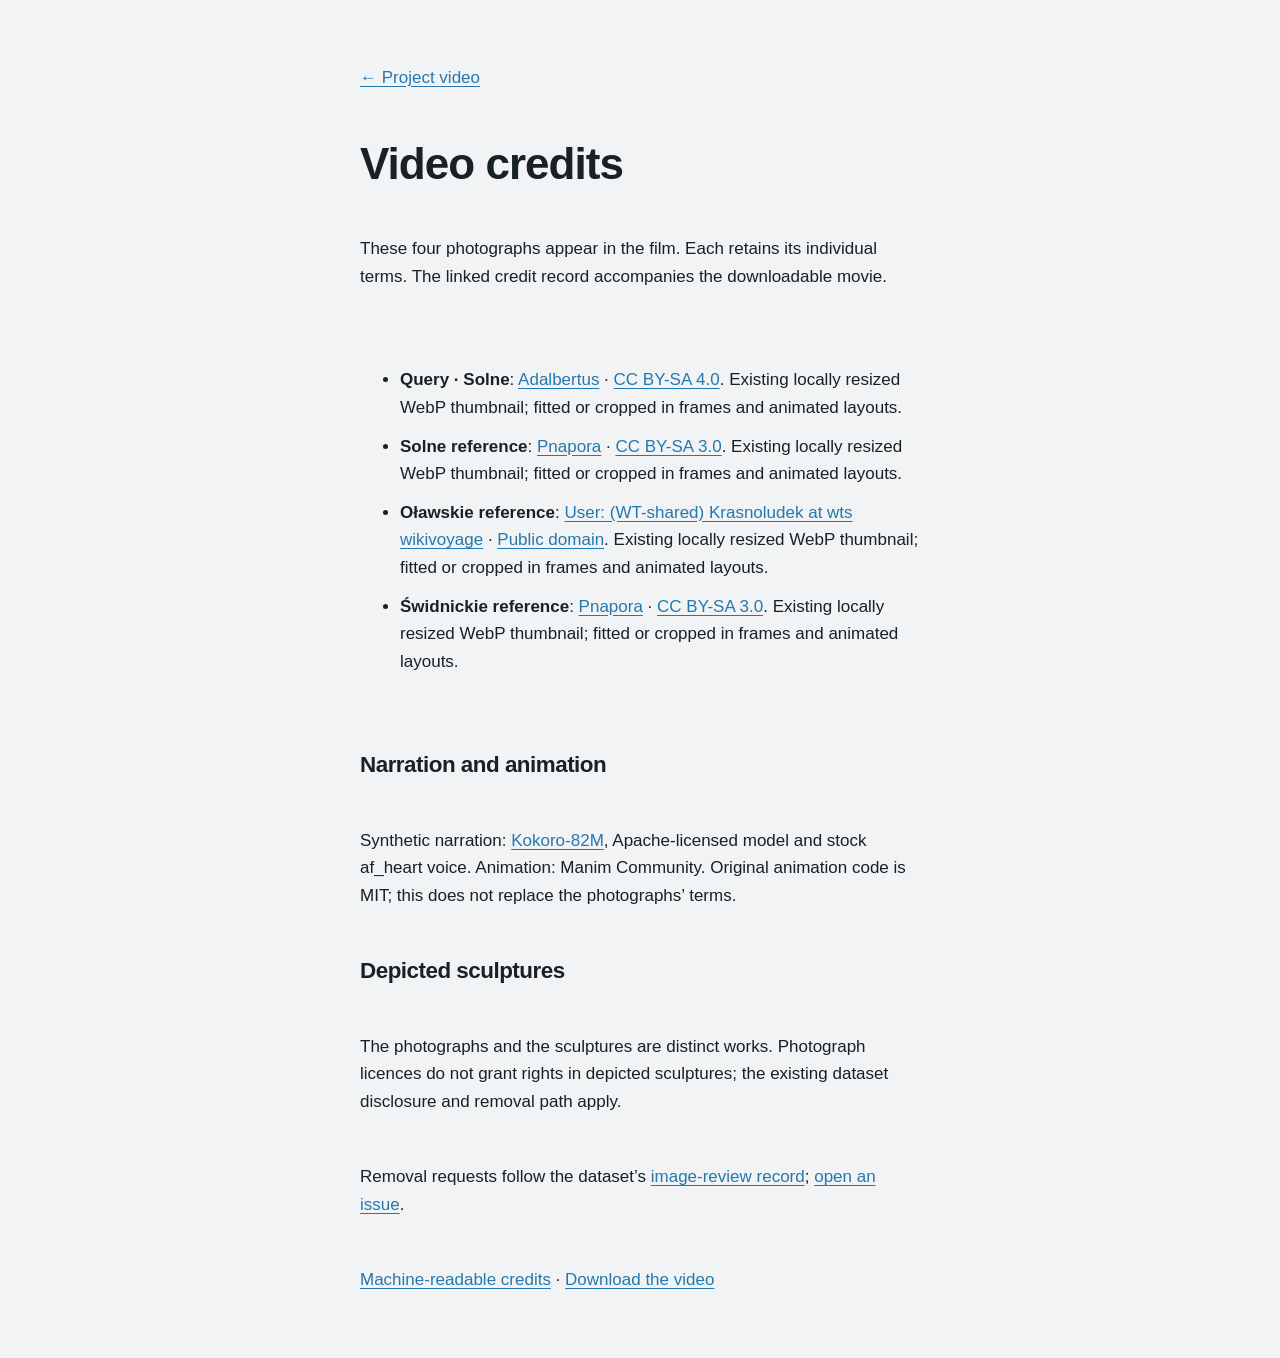
<file: docs/media/explainer-credits.html>
<!doctype html><html lang="en"><head><meta charset="utf-8"><meta name="viewport" content="width=device-width,initial-scale=1"><title>Doppeldwarf-306 · Video credits</title><link rel="icon" href="../brand/doppeldwarf-mark-light.svg"><link rel="stylesheet" href="../style.css"><style>h2 small{font-size:.7em;color:var(--ink-2)}section{gap:.5rem}li{margin:.7rem 0;overflow-wrap:anywhere}</style></head><body><main class="page"><a href="../index.html#explainer">← Project video</a><h1>Video credits</h1><p>These four photographs appear in the film. Each retains its individual terms. The linked credit record accompanies the downloadable movie.</p><ul><li><strong>Query · Solne</strong>: <a href="https://commons.wikimedia.org/wiki/File:Wroclaw_krasnal_Slupnik_Solny.JPG">Adalbertus</a> · <a href="https://creativecommons.org/licenses/by-sa/4.0">CC BY-SA 4.0</a>. Existing locally resized WebP thumbnail; fitted or cropped in frames and animated layouts.</li><li><strong>Solne reference</strong>: <a href="https://commons.wikimedia.org/wiki/File:Slupniki_Solne_(Salt_Columnists)_Wroclaw_(1)_dwarf_02.JPG">Pnapora</a> · <a href="https://creativecommons.org/licenses/by-sa/3.0">CC BY-SA 3.0</a>. Existing locally resized WebP thumbnail; fitted or cropped in frames and animated layouts.</li><li><strong>Oławskie reference</strong>: <a href="https://commons.wikimedia.org/wiki/File:Krasnal_slupnik_olawska_01.jpg">User: (WT-shared) Krasnoludek at wts wikivoyage</a> · <a href="https://creativecommons.org/publicdomain/mark/1.0/">Public domain</a>. Existing locally resized WebP thumbnail; fitted or cropped in frames and animated layouts.</li><li><strong>Świdnickie reference</strong>: <a href="https://commons.wikimedia.org/wiki/File:Slupniki_Swidnickie_(Swidnicka_Columnists)_Wroclaw_(1)_dwarf_02.JPG">Pnapora</a> · <a href="https://creativecommons.org/licenses/by-sa/3.0">CC BY-SA 3.0</a>. Existing locally resized WebP thumbnail; fitted or cropped in frames and animated layouts.</li></ul><h2>Narration and animation</h2><p>Synthetic narration: <a href="https://huggingface.co/hexgrad/Kokoro-82M">Kokoro-82M</a>, Apache-licensed model and stock af_heart voice. Animation: Manim Community. Original animation code is MIT; this does not replace the photographs&#8217; terms.</p><h2>Depicted sculptures</h2><p>The photographs and the sculptures are distinct works. Photograph licences do not grant rights in depicted sculptures; the existing dataset disclosure and removal path apply.</p><p>Removal requests follow the dataset&#8217;s <a href="https://github.com/turhancan97/doppeldwarf-306/blob/main/data/image-review.json">image-review record</a>; <a href="https://github.com/turhancan97/doppeldwarf-306/issues">open an issue</a>.</p><p><a href="explainer-credits.json">Machine-readable credits</a> · <a href="explainer.mp4" download>Download the video</a></p></main></body></html>
</file>
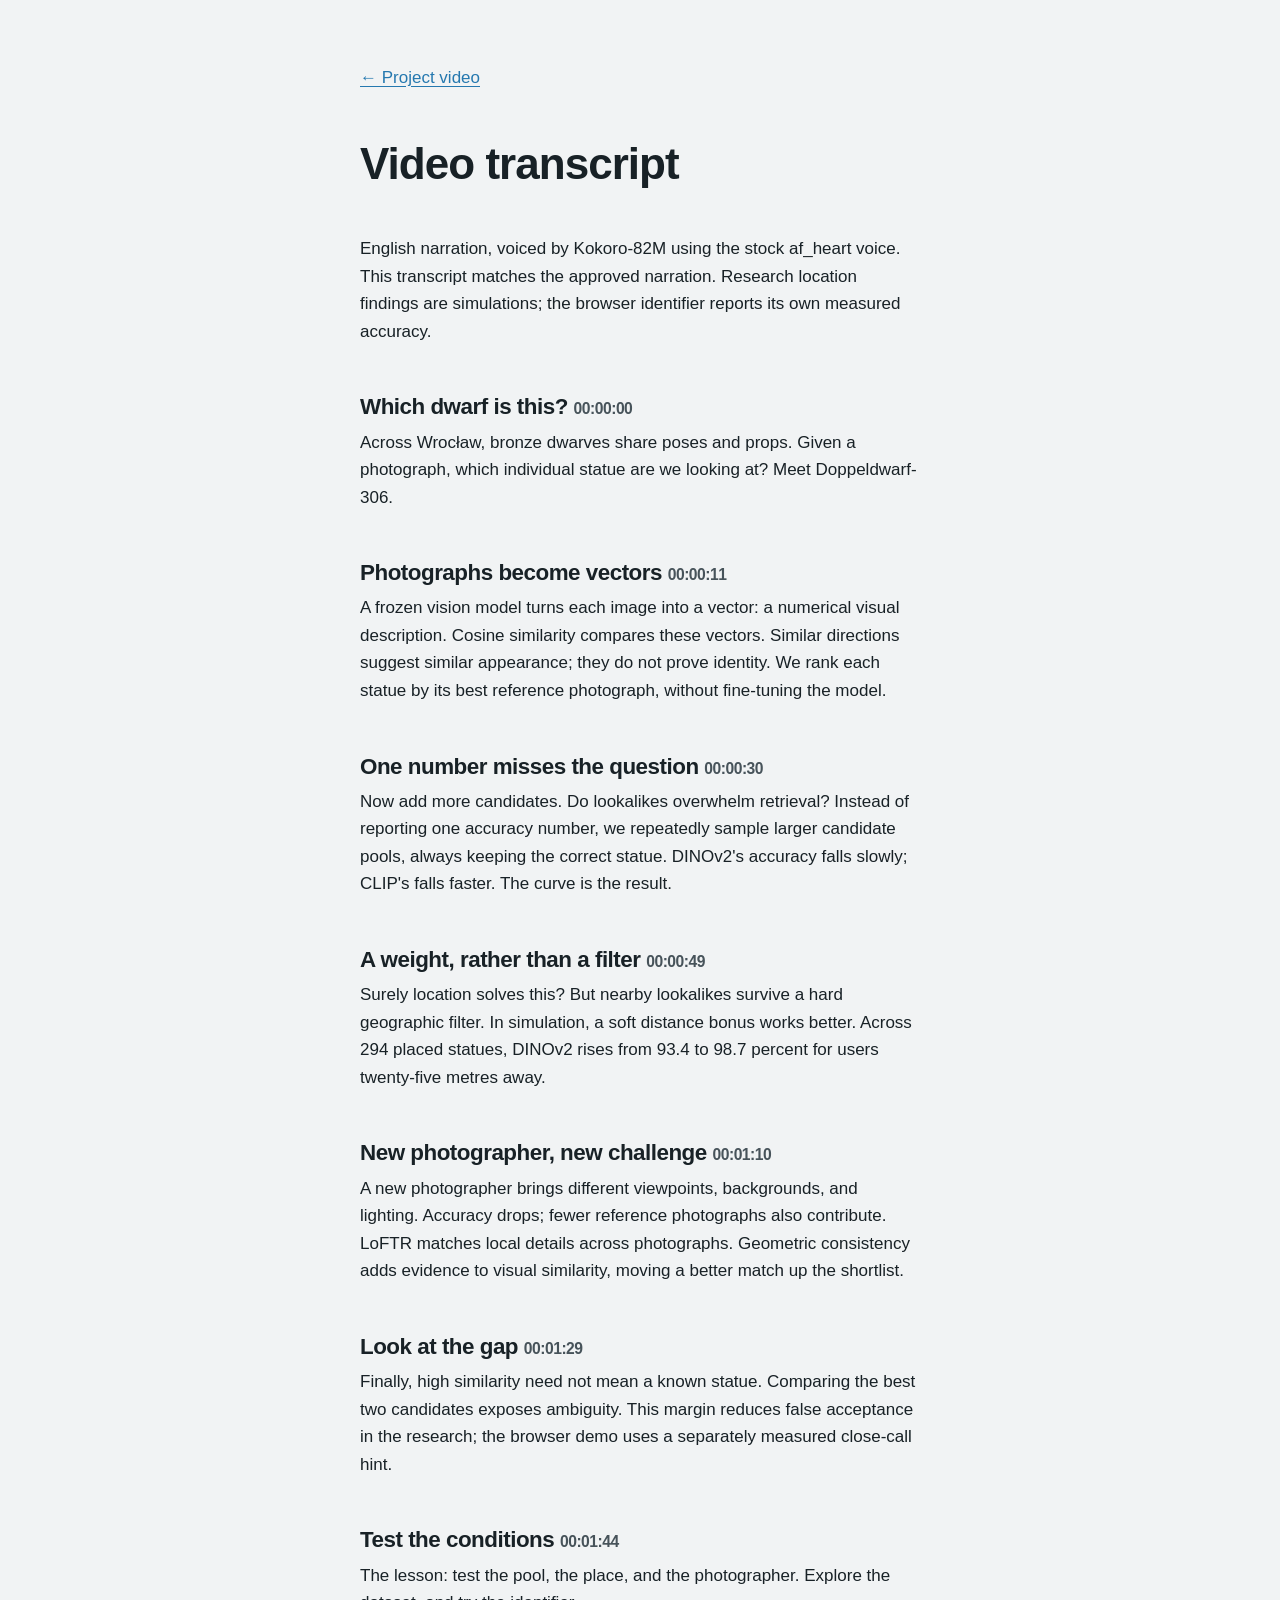
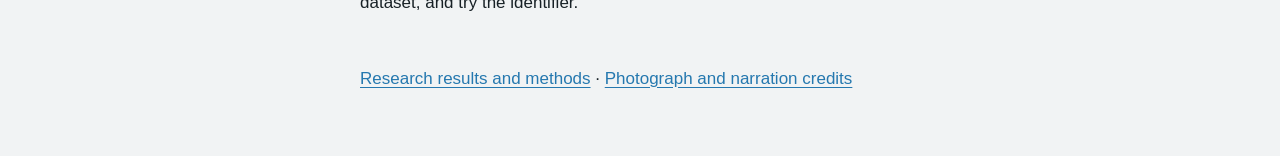
<file: docs/media/explainer-transcript.html>
<!doctype html><html lang="en"><head><meta charset="utf-8"><meta name="viewport" content="width=device-width,initial-scale=1"><title>Doppeldwarf-306 · Video transcript</title><link rel="icon" href="../brand/doppeldwarf-mark-light.svg"><link rel="stylesheet" href="../style.css"><style>h2 small{font-size:.7em;color:var(--ink-2)}section{gap:.5rem}li{margin:.7rem 0;overflow-wrap:anywhere}</style></head><body><main class="page"><a href="../index.html#explainer">← Project video</a><h1>Video transcript</h1><p>English narration, voiced by Kokoro-82M using the stock af_heart voice. This transcript matches the approved narration. Research location findings are simulations; the browser identifier reports its own measured accuracy.</p><section><h2>Which dwarf is this? <small>00:00:00</small></h2><p>Across Wrocław, bronze dwarves share poses and props. Given a photograph, which individual statue are we looking at? Meet Doppeldwarf-306.</p></section><section><h2>Photographs become vectors <small>00:00:11</small></h2><p>A frozen vision model turns each image into a vector: a numerical visual description. Cosine similarity compares these vectors. Similar directions suggest similar appearance; they do not prove identity. We rank each statue by its best reference photograph, without fine-tuning the model.</p></section><section><h2>One number misses the question <small>00:00:30</small></h2><p>Now add more candidates. Do lookalikes overwhelm retrieval? Instead of reporting one accuracy number, we repeatedly sample larger candidate pools, always keeping the correct statue. DINOv2&#x27;s accuracy falls slowly; CLIP&#x27;s falls faster. The curve is the result.</p></section><section><h2>A weight, rather than a filter <small>00:00:49</small></h2><p>Surely location solves this? But nearby lookalikes survive a hard geographic filter. In simulation, a soft distance bonus works better. Across 294 placed statues, DINOv2 rises from 93.4 to 98.7 percent for users twenty-five metres away.</p></section><section><h2>New photographer, new challenge <small>00:01:10</small></h2><p>A new photographer brings different viewpoints, backgrounds, and lighting. Accuracy drops; fewer reference photographs also contribute. LoFTR matches local details across photographs. Geometric consistency adds evidence to visual similarity, moving a better match up the shortlist.</p></section><section><h2>Look at the gap <small>00:01:29</small></h2><p>Finally, high similarity need not mean a known statue. Comparing the best two candidates exposes ambiguity. This margin reduces false acceptance in the research; the browser demo uses a separately measured close-call hint.</p></section><section><h2>Test the conditions <small>00:01:44</small></h2><p>The lesson: test the pool, the place, and the photographer. Explore the dataset, and try the identifier.</p></section><p><a href="https://github.com/turhancan97/doppeldwarf-306/blob/main/RESULTS.md">Research results and methods</a> · <a href="explainer-credits.html">Photograph and narration credits</a></p></main></body></html>
</file>
<file: docs/style.css>
/* Shared theme and identifier styles; scoped Bulma overrides for the project page below. */
:root{
  --ground:#F1F3F4; --surface:#FFFFFF; --raised:#FFFFFF; --plate:#FFFFFF;
  --ink:#182126; --ink-2:#47535A; --ink-3:#76838A;
  --rule:#DDE1E3; --rule-soft:#E9ECEE;
  --red:#cf4832; --blue:#2578AF; --mark-beard:#1F2328; --mark-twin:#57606A;
  --good:#1F7A5C;
  --shadow:0 1px 2px rgba(24,33,38,.05),0 10px 26px -14px rgba(24,33,38,.2);
  --measure:38rem; --wide:56rem;
}
@media (prefers-color-scheme:dark){:root:not([data-theme="light"]){
  --ground:#12171A; --surface:#1A2024; --raised:#212930; --plate:#F4F5F6;
  --ink:#E3E7E9; --ink-2:#AEB8BD; --ink-3:#7D888E;
  --rule:#262E33; --rule-soft:#1E252A;
  --red:#e05a45; --blue:#3E9BD2; --mark-beard:#E6EDF3; --mark-twin:#8C959F;
  --good:#4FBF97;
  --shadow:0 1px 2px rgba(0,0,0,.45),0 12px 30px -16px rgba(0,0,0,.75);
}}
:root[data-theme="dark"]{
  --ground:#12171A; --surface:#1A2024; --raised:#212930; --plate:#F4F5F6;
  --ink:#E3E7E9; --ink-2:#AEB8BD; --ink-3:#7D888E;
  --rule:#262E33; --rule-soft:#1E252A;
  --red:#e05a45; --blue:#3E9BD2; --mark-beard:#E6EDF3; --mark-twin:#8C959F;
  --good:#4FBF97;
  --shadow:0 1px 2px rgba(0,0,0,.45),0 12px 30px -16px rgba(0,0,0,.75);
}
*{box-sizing:border-box}
/* The `hidden` attribute is only `display:none` in the user-agent stylesheet, so
   any author rule that sets `display` beats it. `.note` sets `display:flex` and
   `.models` sets `display:grid`, and both are toggled by that attribute: without
   this the co-located warning rendered as an empty red box under every result
   for a statue that is not co-located. Enforce it once rather than per rule. */
[hidden]{display:none!important}
html{-webkit-text-size-adjust:100%}
body{margin:0; background:var(--ground); color:var(--ink);
  font-family:"IBM Plex Sans",-apple-system,BlinkMacSystemFont,"Segoe UI",Roboto,sans-serif;
  font-size:17px; line-height:1.62; -webkit-font-smoothing:antialiased}
.page{max-width:var(--measure); margin:0 auto;
      padding:clamp(2rem,6vw,4rem) 1.5rem 4rem; display:flex; flex-direction:column; gap:3rem}
h1,h2{margin:0; text-wrap:balance; font-weight:600; letter-spacing:-.022em}
h1{font-size:clamp(1.95rem,6vw,2.75rem); line-height:1.08}
h2{font-size:1.4rem; line-height:1.22}
h3{margin:0; font-size:1rem; font-weight:600}
p{margin:0}
a{color:var(--blue); text-underline-offset:3px}
a:focus-visible,button:focus-visible,summary:focus-visible,label:focus-within{
  outline:2px solid var(--blue); outline-offset:3px; border-radius:3px}
.mono{font-family:"IBM Plex Mono",ui-monospace,monospace}
.eyebrow{font-family:"IBM Plex Mono",monospace; font-size:.68rem; letter-spacing:.17em;
         text-transform:uppercase; color:var(--ink-3)}
.lede{font-size:1.12rem; color:var(--ink-2); line-height:1.56}
section{display:flex; flex-direction:column; gap:1.05rem}
.prose{display:flex; flex-direction:column; gap:.95rem; color:var(--ink-2)}
.prose strong{color:var(--ink); font-weight:600}
code{font-family:"IBM Plex Mono",monospace; font-size:.86em; background:var(--rule-soft);
     padding:.1em .34em; border-radius:3px; color:var(--ink)}
.bleed{width:min(100vw - 2rem,var(--wide)); margin-inline:calc(50% - min(50vw - 1rem,var(--wide)/2))}

header{display:flex; flex-direction:column; gap:1.1rem}
.brandrow{display:flex; align-items:center; gap:.7rem}
.brandrow svg{width:37px; height:34px; flex:none; display:block}
.facts{display:flex; flex-wrap:wrap; gap:.4rem 1.1rem;
       font-family:"IBM Plex Mono",monospace; font-size:.75rem; color:var(--ink-3)}

/* ---------- demo ---------- */
.demo{background:var(--surface); border:1px solid var(--rule); border-radius:10px;
      box-shadow:var(--shadow); padding:1.35rem 1.25rem; display:flex; flex-direction:column;
      gap:1.1rem}
.drop{border:1.5px dashed var(--rule); border-radius:8px; padding:1.6rem 1rem;
      display:flex; flex-direction:column; align-items:center; gap:.85rem; text-align:center;
      transition:border-color .15s, background .15s; background:var(--ground)}
.drop.over{border-color:var(--blue); background:color-mix(in srgb, var(--blue) 7%, var(--ground))}
.drop p{color:var(--ink-3); font-size:.9rem}
.actions{display:flex; flex-wrap:wrap; gap:.6rem; justify-content:center}
button{font:inherit; font-size:.92rem; font-weight:500; border-radius:7px; cursor:pointer;
       padding:.58rem 1.05rem; border:1px solid var(--rule); background:var(--raised);
       color:var(--ink); transition:border-color .15s, transform .05s}
button:hover:not(:disabled){border-color:var(--blue)}
button:active:not(:disabled){transform:translateY(1px)}
button:disabled{opacity:.5; cursor:default}
button.primary{background:var(--blue); border-color:var(--blue); color:#fff}
button.primary:hover:not(:disabled){filter:brightness(1.08)}
input[type=file]{display:none}

/* The model switch. Two peers rather than a primary and a fallback: CLIP is
   the comparison arm, not a lighter option, and it is in fact the larger
   download of the two. Each button carries the size and the accuracy the build
   measured so the choice is stated rather than implied. */
.models{display:grid; grid-template-columns:1fr 1fr; gap:.55rem}
.model{display:flex; flex-direction:column; align-items:flex-start; gap:.05rem;
       padding:.6rem .75rem; text-align:left; line-height:1.32}
.model .ml{font-weight:600; font-size:.95rem}
.model .mr{font-size:.78rem; color:var(--ink-3)}
.model .ms{font-family:"IBM Plex Mono",monospace; font-size:.7rem; color:var(--ink-3);
           font-variant-numeric:tabular-nums; margin-top:.18rem}
.model.on{border-color:var(--blue); background:color-mix(in srgb, var(--blue) 7%, var(--ground))}
.model.on .ml{color:var(--blue)}
.model.on .ms{color:var(--ink-2)}
.modelnote{font-size:.8rem; color:var(--ink-3); line-height:1.5; margin:-.5rem 0 0}
@media (max-width:26rem){.models{grid-template-columns:1fr}}

.status{display:flex; align-items:center; gap:.6rem; font-family:"IBM Plex Mono",monospace;
        font-size:.78rem; color:var(--ink-3); min-height:1.3rem}
.status .bar{flex:1; height:4px; border-radius:2px; background:var(--rule-soft);
             overflow:hidden; max-width:14rem}
.status .bar i{display:block; height:100%; width:0; background:var(--blue);
               transition:width .2s linear}
.status.err{color:var(--red)}

.examples{display:flex; gap:.5rem; flex-wrap:wrap; align-items:center; justify-content:center}
.examples span{font-size:.78rem; color:var(--ink-3); font-family:"IBM Plex Mono",monospace}
.examples img{width:46px; height:46px; object-fit:cover; border-radius:6px; cursor:pointer;
              border:1px solid var(--rule); display:block}
.examples img:hover{border-color:var(--blue)}

.query{display:flex; gap:1rem; align-items:flex-start}
.query img{width:104px; height:104px; object-fit:cover; border-radius:8px;
           border:1px solid var(--rule); flex:none}
.query .meta{display:flex; flex-direction:column; gap:.3rem; min-width:0}
.query .meta .t{font-weight:600}
.query .meta .s{font-size:.85rem; color:var(--ink-3)}

ol.results{list-style:none; margin:0; padding:0; display:flex; flex-direction:column; gap:.5rem}
.hit{display:grid; grid-template-columns:auto 56px 1fr auto; gap:.75rem; align-items:center;
     padding:.55rem .65rem; border:1px solid var(--rule); border-radius:8px;
     background:var(--ground)}
.hit.top{border-color:var(--blue); background:color-mix(in srgb, var(--blue) 6%, var(--ground))}
.hit .rank{font-family:"IBM Plex Mono",monospace; font-size:.8rem; color:var(--ink-3);
           width:1.2rem; text-align:right}
.hit img{width:56px; height:56px; object-fit:cover; border-radius:6px; display:block;
         border:1px solid var(--rule)}
.hit .who{min-width:0; display:flex; flex-direction:column; gap:.12rem}
.hit .name{font-weight:600; font-size:.96rem; line-height:1.25}
.hit .credit{font-size:.72rem; color:var(--ink-3); overflow:hidden; text-overflow:ellipsis;
             white-space:nowrap}
.hit .credit a{color:var(--ink-3)}
.hit .score{font-family:"IBM Plex Mono",monospace; font-size:.86rem;
            font-variant-numeric:tabular-nums; color:var(--ink-2)}
.hit.top .score{color:var(--blue); font-weight:500}
@media (max-width:30rem){
  .hit{grid-template-columns:auto 46px 1fr auto; gap:.55rem}
  .hit img{width:46px; height:46px}
}

.note{display:flex; gap:.65rem; align-items:flex-start; padding:.8rem .9rem; border-radius:8px;
      background:color-mix(in srgb, var(--red) 8%, var(--surface));
      border:1px solid color-mix(in srgb, var(--red) 28%, var(--rule)); font-size:.88rem;
      color:var(--ink-2); line-height:1.5}
.note b{color:var(--ink)}
.note svg{flex:none; margin-top:.15rem}
.privacy{font-size:.78rem; color:var(--ink-3); text-align:center;
         font-family:"IBM Plex Mono",monospace}

/* ---------- findings ---------- */
.findings{display:flex; flex-direction:column; border-top:1px solid var(--rule)}
.finding{display:grid; grid-template-columns:7.4rem 1fr; gap:.3rem 1.3rem; padding:1.05rem 0;
         border-bottom:1px solid var(--rule-soft); align-items:baseline}
.finding .n{font-family:"IBM Plex Mono",monospace; font-size:1.35rem; font-weight:500;
            font-variant-numeric:tabular-nums; letter-spacing:-.02em; line-height:1.15}
.finding .n.blue{color:var(--blue)} .finding .n.red{color:var(--red)}
.finding .u{grid-column:1; font-family:"IBM Plex Mono",monospace; font-size:.65rem;
            letter-spacing:.1em; text-transform:uppercase; color:var(--ink-3)}
.finding .body{grid-column:2; grid-row:1 / span 2; color:var(--ink-2); font-size:.95rem;
               line-height:1.55}
.finding .body b{color:var(--ink); font-weight:600}
@media (max-width:36rem){
  .finding{grid-template-columns:1fr; gap:.1rem}
  .finding .u{grid-column:1} .finding .body{grid-column:1; grid-row:auto; margin-top:.35rem}
}

figure{margin:0; display:flex; flex-direction:column; gap:.8rem}
.card{background:var(--surface); border:1px solid var(--rule); border-radius:8px;
      padding:1.25rem 1.15rem .9rem; box-shadow:var(--shadow)}
figcaption{font-size:.85rem; color:var(--ink-3); line-height:1.5}
figcaption b{color:var(--ink-2); font-weight:600}
.plate{background:var(--plate); border:1px solid var(--rule); border-radius:8px; padding:.5rem}
.plate img{display:block; width:100%; height:auto; border-radius:4px}

.legend{display:flex; flex-wrap:wrap; gap:1rem; align-items:center;
        font-family:"IBM Plex Mono",monospace; font-size:.74rem; color:var(--ink-2)}
.legend .k{display:inline-flex; align-items:center; gap:.4rem}
.legend .sw{width:16px; height:3px; border-radius:2px; flex:none}
.legend .slope{color:var(--ink-3)}
.chart{width:100%; height:auto; display:block; overflow:visible}
.chart text{font-family:"IBM Plex Mono",ui-monospace,monospace; fill:var(--ink-3);
            font-size:11px; font-variant-numeric:tabular-nums}
.chart .axis-title{fill:var(--ink-3); font-size:10.5px; letter-spacing:.09em;
                   text-transform:uppercase}
.chart .grid{stroke:var(--rule-soft); stroke-width:1}
.chart .axis{stroke:var(--rule); stroke-width:1}
.chart .line{fill:none; stroke-width:2; stroke-linecap:round; stroke-linejoin:round}
.chart .dot{stroke:var(--surface); stroke-width:2}
.chart .dlabel{font-size:11px; font-weight:500}
.chart .crosshair{stroke:var(--ink-3); stroke-width:1; stroke-dasharray:3 3; opacity:0}
.chart .hit-area{fill:transparent; cursor:crosshair}
.chartwrap{position:relative}
.tip{position:absolute; pointer-events:none; opacity:0; transform:translate(-50%,-118%);
     background:var(--surface); border:1px solid var(--rule); border-radius:5px;
     padding:.46rem .56rem; box-shadow:var(--shadow); font-family:"IBM Plex Mono",monospace;
     font-size:.71rem; color:var(--ink); white-space:nowrap; transition:opacity .1s linear; z-index:5}
.tip .row{display:flex; align-items:center; gap:.36rem; font-variant-numeric:tabular-nums}
.tip .row .sw{width:9px; height:9px; border-radius:2px; flex:none}
.tip .hd{color:var(--ink-3); margin-bottom:.24rem}

.scroll{overflow-x:auto; -webkit-overflow-scrolling:touch}
table{border-collapse:collapse; width:100%; font-size:.86rem}
caption{text-align:left; font-size:.85rem; color:var(--ink-3); padding-bottom:.5rem}
th,td{text-align:right; padding:.46rem .55rem; border-bottom:1px solid var(--rule-soft);
      font-variant-numeric:tabular-nums; font-family:"IBM Plex Mono",monospace}
th:first-child,td:first-child{text-align:left; font-family:"IBM Plex Sans",sans-serif}
thead th{color:var(--ink-3); font-weight:500; font-size:.71rem; letter-spacing:.08em;
         text-transform:uppercase; border-bottom:1px solid var(--rule)}
tbody tr:last-child td{border-bottom:none}
td.worse{color:var(--red); font-weight:500}
td.win{color:var(--blue)}
details{border-top:1px solid var(--rule-soft); padding-top:.7rem}
summary{cursor:pointer; font-family:"IBM Plex Mono",monospace; font-size:.73rem;
        letter-spacing:.06em; text-transform:uppercase; color:var(--ink-3)}
details[open] summary{margin-bottom:.75rem}

.callout{background:var(--surface); border:1px solid var(--rule);
         border-left:3px solid var(--red); border-radius:6px; padding:1rem 1.05rem;
         display:flex; flex-direction:column; gap:.55rem}
.callout p{color:var(--ink-2); font-size:.94rem}
.pairs{display:flex; flex-direction:column; font-size:.9rem}
.pair{display:flex; align-items:baseline; justify-content:space-between; gap:1rem;
      padding:.52rem 0; border-bottom:1px solid var(--rule-soft)}
.pair:last-child{border-bottom:none}
.pair .names{color:var(--ink-2)} .pair .names b{color:var(--ink); font-weight:600}
.pair .arrow{color:var(--ink-3); padding:0 .26rem}
.pair .val{font-family:"IBM Plex Mono",monospace; font-size:.77rem; color:var(--ink-3);
           font-variant-numeric:tabular-nums; white-space:nowrap}
.limits{display:flex; flex-direction:column; gap:.7rem; font-size:.93rem; color:var(--ink-2)}
.limit{display:grid; grid-template-columns:auto 1fr; gap:.7rem; align-items:start}
.limit::before{content:""; width:5px; height:5px; border-radius:50%; background:var(--red);
               margin-top:.6rem}
.limit b{color:var(--ink); font-weight:600}
/* ---------- cross-page link ---------- */
/* The two pages each carry one link to the other, styled as a destination
   rather than a line of body text: the identifier has to stay compact, so the
   findings have to look worth the click from it. */
.pagelink a{display:flex; flex-direction:column; gap:.3rem; text-decoration:none;
            background:var(--surface); border:1px solid var(--rule); border-radius:10px;
            box-shadow:var(--shadow); padding:1.05rem 1.15rem;
            transition:border-color .15s, transform .05s}
.pagelink a:hover{border-color:var(--blue)}
.pagelink a:active{transform:translateY(1px)}
.pagelink .t{color:var(--blue); font-weight:600; font-size:1.02rem}
.pagelink .t::after{content:" \2192"}
.pagelink .s{color:var(--ink-2); font-size:.92rem; line-height:1.5}
.pagelink.back .t::after{content:""}
.pagelink.back .t::before{content:"\2190 "}

footer{border-top:1px solid var(--rule); padding-top:1.35rem; display:flex;
       flex-direction:column; gap:.6rem; font-size:.87rem; color:var(--ink-3)}
footer .repo{font-family:"IBM Plex Mono",monospace; font-size:.81rem}
.visually-hidden{position:absolute; width:1px; height:1px; overflow:hidden; clip:rect(0 0 0 0);
                 white-space:nowrap}
@media (prefers-reduced-motion:reduce){*{transition:none!important; animation:none!important}}

/* ---------- research project page (Bulma layout, existing theme tokens) ---------- */
:root{--corpus-accent:#B87A12; --corpus-fill:#EAB34D}
.project-back{font-size:.88rem; align-self:flex-start}
.project-page{--ink:var(--mark-beard); --link:var(--corpus-accent); color-scheme:light dark}
.project-page a{color:var(--link)}
.project-page .hero,.project-page .section{display:block}
.project-page .section{padding:3.5rem 1.5rem}
.project-page .container{width:100%; min-width:0}
.project-page .container.is-max-desktop{max-width:60rem!important}
.project-page .container.reading-width{max-width:48rem!important}
.project-page .title{color:var(--ink); font-family:inherit; font-weight:600;
                     letter-spacing:-.025em; line-height:1.18}
.project-page .title.is-3{font-size:1.85rem; margin-bottom:1.4rem}
.project-page .title.is-4{font-size:1.4rem; margin-bottom:.8rem}
.project-hero .hero-body{padding:4rem 1.5rem 1rem}
.project-lockup{display:block; width:min(26rem,100%); margin:0 auto 2.6rem}
.project-lockup img{width:100%; height:auto; display:block}
.project-page .publication-title{max-width:55rem; margin:0 auto 1.5rem;
  font-size:clamp(2rem,4.5vw,3.2rem); line-height:1.12; text-wrap:balance}
.publication-authors{font-size:1.25rem; font-weight:500; margin-bottom:.25rem}
.publication-links.buttons{gap:.65rem; margin:1.8rem 0 0}
.project-page .button{font:inherit; font-size:.9rem; height:auto; min-height:2.65rem;
  padding:.55rem 1.1rem; text-decoration:none; color:var(--ink); background:var(--surface);
  border:1px solid var(--rule); box-shadow:none; white-space:normal; gap:.5rem}
.project-page .button:hover{border-color:var(--corpus-accent); color:var(--ink)}
.project-page .button[disabled]{opacity:1; color:var(--ink-2); background:var(--ground);
  border-style:dashed; cursor:not-allowed}
.project-page .button.is-primary{background:var(--corpus-fill); border-color:var(--corpus-fill);
  color:#1F2328; font-weight:600}
.project-page .button.is-primary:hover{background:#f0c16b}
.project-page .button.is-small{font-size:.8rem; min-height:2rem; padding:.3rem .9rem}
.project-page .teaser{padding-top:2rem; padding-bottom:3rem}
.figure-link{display:block; background:#fff; border-radius:5px; overflow:hidden}
.figure-link img{display:block; width:100%; height:auto; max-width:100%}
.project-page figcaption{color:var(--ink-2); max-width:52rem; margin:0 auto; line-height:1.6}
.project-page figcaption strong{color:var(--ink); font-weight:600}
.photo-credits{margin-top:1rem; color:var(--ink-2); font-size:.8rem}
.photo-credits ul{margin:.7rem 0 .5rem 1.25rem; list-style:disc}
.photo-credits a{overflow-wrap:anywhere}
/* Self-hosted explainer: intrinsic dimensions reserve space before playback. */
.project-page .project-video{display:block; width:100%; height:auto; aspect-ratio:16/9;
  border:1px solid var(--rule); border-radius:8px; background:#F7F8FA}
.project-page .video-summary{max-width:50rem; color:var(--ink-2); margin-bottom:1.3rem}
.project-page .video-note{font-size:.86rem; color:var(--ink-2); margin-top:.85rem; line-height:1.6}
.project-page .video-links{display:flex; flex-wrap:wrap; gap:.55rem 1.2rem; margin-top:.7rem;
  font-size:.85rem}
.project-band{background:var(--surface); border-block:1px solid var(--rule-soft)}
.project-page .content{color:var(--ink-2); line-height:1.8}
.project-page .content strong{color:var(--ink); font-weight:600}
.project-page .content p:not(:last-child){margin-bottom:1.1rem}
.abstract-text{font-size:1.07rem}
.section-intro{margin-bottom:1.8rem}
.section-intro .eyebrow{color:var(--link); margin-bottom:.75rem; letter-spacing:.12em}
.section-intro .title.is-3{margin-bottom:.7rem}
.section-intro>p:last-child{color:var(--ink-2)}
.result-cards{display:grid; gap:2rem}
.project-page .result-card{padding:0; overflow:hidden; background:var(--surface);
  color:var(--ink-2); border:1px solid var(--rule); border-radius:10px; box-shadow:var(--shadow)}
.result-card .card-content{padding:1.6rem 1.8rem}
.result-card .figure-link{border-radius:0}
.project-page .result-card figcaption{padding:0 1.8rem 1.4rem; margin:0; max-width:none; font-size:.85rem}
.results-note{font-size:.88rem; color:var(--ink-2); margin-top:1.8rem}
.dataset-facts{display:grid; grid-template-columns:repeat(3,minmax(0,1fr)); gap:1rem;
  margin:1.8rem 0 2rem; padding-bottom:1.8rem; border-bottom:1px solid var(--rule)}
.dataset-facts>div{display:flex; flex-direction:column; gap:.2rem; min-width:0}
.dataset-facts strong{font-size:clamp(1.8rem,5vw,2.5rem); line-height:1.2; font-weight:600;
  color:var(--link); letter-spacing:-.04em; font-variant-numeric:tabular-nums}
.dataset-facts span{font-size:.85rem; color:var(--ink-2)}
.citation-heading{display:flex; align-items:center; justify-content:space-between; gap:1rem}
.project-page .citation-heading .title{margin:0}
.citation-note{color:var(--ink-2); font-size:.94rem; margin:1.1rem 0}
.project-page pre.citation{background:var(--surface); border:1px solid var(--rule);
  border-radius:8px; padding:1.3rem; max-width:100%; overflow-wrap:anywhere; white-space:pre-wrap;
  color:var(--ink); font-size:.8rem; line-height:1.65; font-family:"IBM Plex Mono",monospace}
.project-page pre.citation code{padding:0; background:none; font:inherit; color:inherit}
.copy-status{font-size:.82rem; min-height:1.7em; margin-top:.5rem; color:var(--ink-2)}
.project-page .project-footer{background:var(--ground); padding:2rem 1.5rem 3rem;
  border-top:1px solid var(--rule); color:var(--ink-2); font-size:.82rem; text-align:center}
.project-footer p+p{margin-top:.6rem}
.skip-link{position:absolute; top:.5rem; left:.5rem; padding:.5rem 1rem;
  background:var(--surface); z-index:10; transform:translateY(-160%)}
.skip-link:focus{transform:none}
@media (prefers-color-scheme:dark){:root:not([data-theme="light"]){--corpus-accent:#EAB34D}}
:root[data-theme="dark"]{--corpus-accent:#EAB34D}
@media (max-width:30rem){
  .project-hero .hero-body{padding:2rem 1.25rem .5rem}
  .project-lockup{margin-bottom:2rem}
  .project-page .section{padding:2.5rem 1.25rem}
  .project-page .teaser{padding-top:1.5rem}
  .project-page .publication-title{font-size:2rem}
  .project-page .publication-links{gap:.5rem}
  .project-page .publication-links .button{font-size:.84rem; padding:.5rem .85rem}
  .result-card .card-content{padding:1.25rem}
  .project-page .result-card figcaption{padding:0 1.25rem 1.1rem}
  .project-page .title.is-3{font-size:1.6rem}
  .project-page .title.is-4{font-size:1.25rem}
  .dataset-facts{gap:.7rem}
  .dataset-facts span{font-size:.75rem; line-height:1.4}
  .project-page pre.citation{padding:1rem; font-size:.72rem}
}

/* ---------- identifier: examples, optional location, close calls and map ---------- */
.identifier-page .examples{display:grid; grid-template-columns:repeat(6,minmax(0,1fr)); gap:.6rem}
.examples-heading{font-weight:600; font-size:.94rem; margin-bottom:.6rem}
.example-section{min-width:0}
.example-tile{min-width:0; display:flex; flex-direction:column; gap:.3rem}
.example-button{padding:0; border:2px solid var(--rule); border-radius:7px; overflow:hidden;
  background:var(--ground); width:100%; min-width:0; aspect-ratio:1; display:block}
.identifier-page .example-button img{display:block; width:100%; height:100%; object-fit:cover;
  border:0; border-radius:0}
.example-button[aria-pressed=true]{border-color:var(--blue)}
.example-credit{font-size:.61rem; line-height:1.35; color:var(--ink-2); min-width:0}
.example-credit a{display:block; overflow:hidden; text-overflow:ellipsis; white-space:nowrap;
  color:var(--ink-2)}
.examples-note{font-size:.76rem; color:var(--ink-2); line-height:1.5; margin-top:.65rem}
.location-panel{display:flex; flex-direction:column; gap:.55rem; padding:.9rem;
  border:1px solid var(--rule); border-radius:8px; background:var(--ground)}
.location-control{display:flex; align-items:flex-start; gap:.65rem; font-size:.9rem; cursor:pointer;
  font-weight:500; line-height:1.45}
.location-control input{width:1.1rem; height:1.1rem; margin:.12rem 0 0; flex:none; accent-color:var(--blue)}
#location-status,.location-panel details p{font-size:.78rem; line-height:1.5; color:var(--ink-2)}
.location-panel details{padding-top:.5rem}
.location-panel summary{font-size:.65rem; line-height:1.5; letter-spacing:.04em}
.location-panel details[open] summary{margin-bottom:.6rem}
#result{display:flex; flex-direction:column; gap:.9rem}
.ranking-note,.photo-alone{font-size:.8rem; color:var(--ink-2); line-height:1.5}
.query .meta{overflow-wrap:anywhere}
.query .meta .s a{color:var(--ink-2)}
.close-call{grid-column:1/-1; border-top:1px solid var(--rule); padding-top:.65rem;
  font-size:.82rem; line-height:1.5; color:var(--ink-2)}
.close-call p+p{font-size:.73rem; margin-top:.3rem}
.close-call strong{font-weight:600; color:var(--ink)}
.map-panel{padding-top:.5rem; gap:.7rem; min-width:0}
.map-panel h2{font-size:1.05rem}
.map-status{font-size:.76rem; color:var(--ink-2); min-height:2.7em; line-height:1.4}
.matches-map{height:19rem; width:100%; position:relative; z-index:0; background:var(--rule-soft);
  border:1px solid var(--rule); border-radius:8px; overflow:hidden; font-family:inherit}
.map-legend{display:flex; flex-wrap:wrap; gap:.5rem 1rem; color:var(--ink-2); font-size:.7rem; line-height:1.4}
.map-legend>span{display:inline-flex; align-items:center; gap:.4rem}
.legend-pin{width:13px; height:13px; display:inline-block; border:2px solid var(--ink-2);
  border-radius:50%; background:var(--surface); flex:none}
.legend-pin.estimated{border-style:dashed; border-radius:3px}
.legend-pin.first{background:#EAB34D; border-color:#1F2328}
.legend-position{width:12px; height:12px; border:2px solid white; border-radius:50%; background:#2578AF;
  box-shadow:0 0 0 1px var(--rule); flex:none}
.map-privacy{font-size:.73rem; color:var(--ink-2); line-height:1.5}
.match-marker{background:none; border:0}
.match-pin{width:30px; height:30px; display:flex; align-items:center; justify-content:center;
  border:2px solid #1F2328; border-radius:50%; background:white; color:#1F2328;
  font:600 14px "IBM Plex Sans",sans-serif; box-shadow:0 1px 4px #0005}
.match-pin.estimated{border-style:dashed; border-radius:6px}
.match-pin.first{background:#EAB34D; border-width:3px}
.group-map-label{font-family:inherit; color:#1F2328; background:#fff7df; border-color:#B87A12}
@media (max-width:30rem){
  .identifier-page .examples{grid-template-columns:repeat(3,minmax(0,1fr)); gap:.75rem}
  .example-credit{font-size:.65rem}
  .matches-map{height:18rem}
  .location-panel{padding:.8rem}
}

/* Identifier page, minimal layout (2026-11-09): one action first, options in one row,
   explanations only where a result needs them. */
.identifier-page .id-head{gap:.7rem}
.identifier-page .id-head h1{font-size:clamp(1.9rem,4.5vw,2.4rem)}
.identifier-page .id-head .lede{font-size:1rem}
.identifier-page .brandrow svg{width:30px; height:28px}
.identifier-page .demo{gap:1.1rem}
.identifier-page .drop{padding:1.4rem 1rem}
.identifier-page .examples-heading{font-weight:400; font-size:.85rem; color:var(--ink-3); text-align:center; margin-bottom:.5rem}
.example-credits{font-size:.72rem; color:var(--ink-3); margin-top:.5rem}
.example-credits summary{cursor:pointer; font-size:.72rem}
.example-credits p{line-height:1.5; margin-top:.25rem}
.example-credits a{color:var(--ink-2)}
.options{display:flex; flex-wrap:wrap; align-items:center; justify-content:space-between; gap:.6rem 1rem}
.identifier-page .models{display:inline-flex; gap:0; border:1px solid var(--rule); border-radius:8px; overflow:hidden}
.identifier-page .models[hidden]{display:none}
.identifier-page .model{flex-direction:row; align-items:baseline; gap:.45rem; border:0; border-radius:0; padding:.45rem .8rem}
.identifier-page .model+.model{border-left:1px solid var(--rule)}
.identifier-page .model .ms{font-size:.68rem}
.identifier-page .location-control{align-items:center; font-size:.85rem}
.location-status{flex-basis:100%; font-size:.75rem; color:var(--ink-3); margin:0}
.location-status:empty{display:none}
.ranking-note:empty{display:none}
.identifier-page .map-status:empty{display:none}
.identifier-page .map-status{min-height:0}
.identifier-page .map-panel{padding-top:0}
.id-foot{font-size:.78rem; color:var(--ink-3); gap:.4rem; text-align:center}
.id-foot .id-links{font-size:.82rem}
.identifier-page .model .ms{white-space:nowrap}
@media (max-width:560px){
  .identifier-page .examples{grid-template-columns:repeat(6,minmax(0,1fr)); gap:.35rem}
  .identifier-page .models{display:flex; width:100%}
  .identifier-page .model{flex:1; flex-direction:column; align-items:center; gap:.1rem; padding:.45rem .5rem}
}

/* Wide research panels keep readable labels on narrow screens. */
.figure-scroll{max-width:100%; overflow-x:auto; overscroll-behavior-x:contain}
.figure-scroll:focus-visible{outline:2px solid var(--link); outline-offset:-2px}
.figure-scroll-hint{display:none}
.figure-enlarge{display:block; margin-top:.55rem; width:fit-content}
.verification-results{padding:0 1.8rem 1.4rem}
.verification-table{width:100%; border-collapse:collapse; color:var(--ink);
  font-variant-numeric:tabular-nums; font-size:.95rem}
.verification-table caption{text-align:left; font-weight:600; margin-bottom:.8rem}
.verification-table th,.verification-table td{padding:.7rem .4rem; border-bottom:1px solid var(--rule);
  text-align:right; vertical-align:middle}
.verification-table th:first-child{text-align:left; padding-left:0}
.verification-table thead th{font-weight:600; font-size:.85rem}
.verification-table tbody th{font-weight:500}
.gain-interval{display:block; color:var(--ink-2); font-size:.85em}
.interval-label{font-weight:400}
.verification-results>p{margin-top:1rem; font-size:.85rem; line-height:1.6}
@media(max-width:600px){
  .wide-result-figure .figure-link{min-width:800px}
  .figure-scroll-hint{display:block; margin-bottom:.5rem; color:var(--ink); font-weight:600}
  .verification-results{padding:0 1.1rem 1.2rem}
  .verification-table{font-size:.85rem}
  .verification-table thead th{font-size:.75rem}
}

/* Analytics consent, project page only. Both buttons carry equal weight. */
.analytics-consent{position:fixed; left:16px; right:16px; bottom:16px; z-index:40; max-width:44rem;
  margin:0 auto; padding:1rem 1.1rem; background:var(--raised); color:var(--ink);
  border:1px solid var(--rule); border-radius:10px; box-shadow:0 6px 24px rgb(0 0 0 / .18);
  display:flex; flex-wrap:wrap; gap:.8rem 1.2rem; align-items:center; font-size:.9rem}
.analytics-consent[hidden]{display:none}
.analytics-consent p{flex:1 1 18rem; margin:0; color:var(--ink-2)}
.analytics-actions{display:flex; gap:.6rem}
.analytics-settings{font:inherit; padding:0; border:0; background:none; color:var(--blue);
  text-decoration:underline; text-underline-offset:3px; cursor:pointer}
</file>
